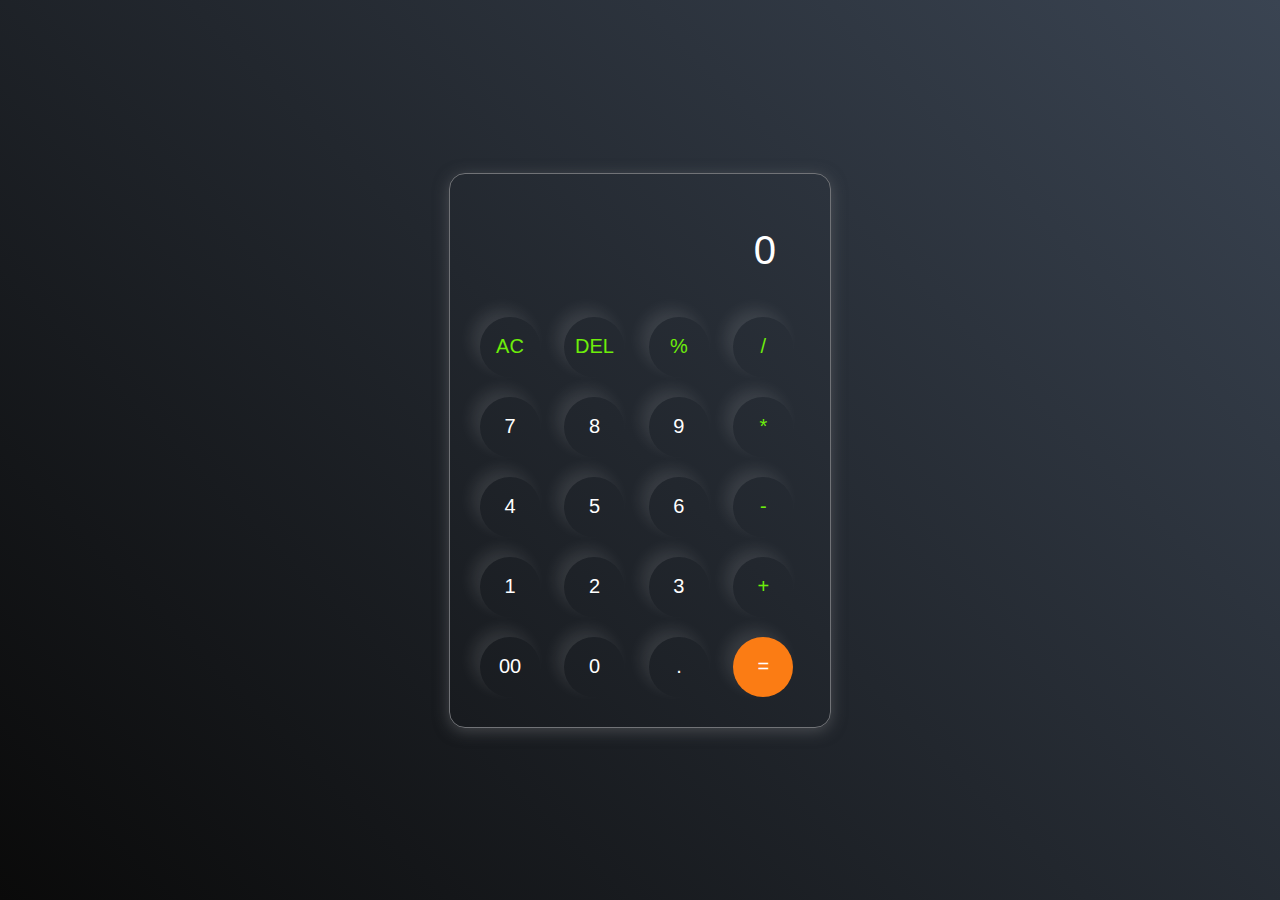
<file: calculator.html>
<!DOCTYPE html>
<html lang="en">
  <head>
    <meta charset="UTF-8" />
    <meta name="viewport" content="width=device-width, initial-scale=1.0" />
    <link rel="stylesheet" href="Art.css" />
    <title>Calculator - By Code Traversal</title>
  </head>
  <body>
    <div class="container">
      <div class="calculator">
        <input type="text" id="inputBox" placeholder="0" />
        <div>
          <button class="button operator">AC</button>
          <button class="button operator">DEL</button>
          <button class="button operator">%</button>
          <button class="button operator">/</button>
        </div>
        <div>
          <button class="button">7</button>
          <button class="button">8</button>
          <button class="button">9</button>
          <button class="button operator">*</button>
        </div>
        <div>
          <button class="button">4</button>
          <button class="button">5</button>
          <button class="button">6</button>
          <button class="button operator">-</button>
        </div>
        <div>
          <button class="button">1</button>
          <button class="button">2</button>
          <button class="button">3</button>
          <button class="button operator">+</button>
        </div>

        <div>
          <button class="button">00</button>
          <button class="button">0</button>
          <button class="button">.</button>
          <button class="button equalBtn">=</button>
        </div>
      </div>
    </div>

    <script src="Script.js"></script>
  </body>
</html>
</file>
<file: Art.css>
*{
    margin: 0;
    padding: 0;
    box-sizing: border-box;
    font-family: 'Poppins', sans-serif;
}

body{
    width: 100%;
    height: 100vh;
    display: flex;
    justify-content: center;
    align-items: center;
    background: linear-gradient(45deg, #0a0a0a, #3a4452);
}

.calculator{
    border: 1px solid #717377;
    padding: 20px;
    border-radius: 16px;
    background: transparent;
    box-shadow: 0px 3px 15px rgba(113, 115, 119, 0.5);

}

input{
    width: 320px;
    border: none;
    padding: 24px;
    margin: 10px;
    background: transparent;
    box-shadow: 0px 3px 15px rgbs(84, 84, 84, 0.1);
    font-size: 40px;
    text-align: right;
    cursor: pointer;
    color: #ffffff;
}

input::placeholder{
    color: #ffffff;
}

button{
    border: none;
    width: 60px;
    height: 60px;
    margin: 10px;
    border-radius: 50%;
    background: transparent;
    color: #ffffff;
    font-size: 20px;
    box-shadow: -8px -8px 15px rgba(255, 255, 255, 0.1);
    cursor: pointer;
}

.equalBtn{
    background-color: #fb7c14;
}

.operator{
    color: #6dee0a;
}
</file>
